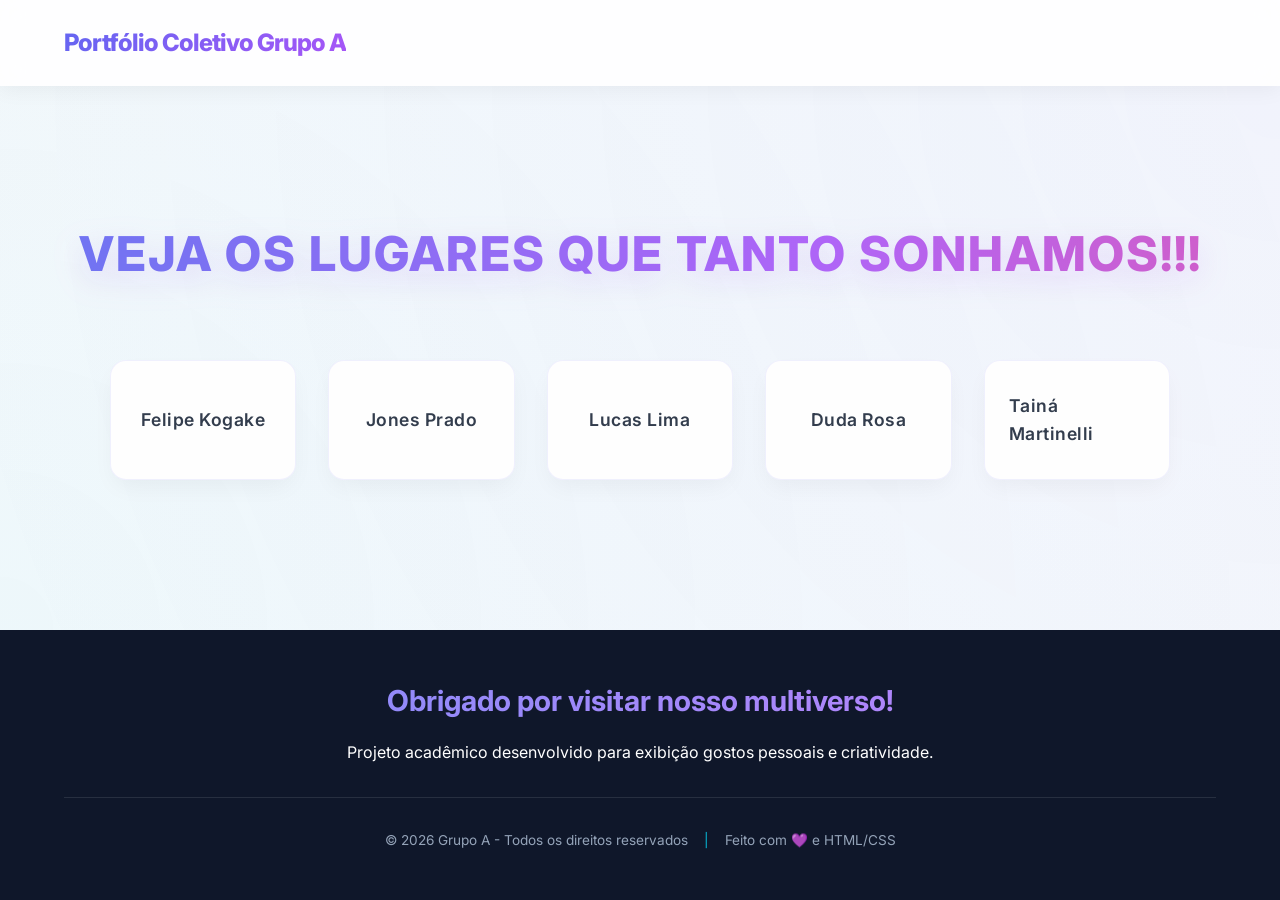
<file: index.html>
<!DOCTYPE html>
<html>
    <head>
        <title>Portfólio Coletivo - Grupo A</title>
        <link rel="stylesheet" href="css/style.css">
    </head>
    <body>
        <header>
            <h1>Portfólio Coletivo Grupo A</h1>
        </header>
        <main>
            <h1>Veja os lugares que tanto sonhamos!!!</h1>
            <nav>
                <ul id="menu">
                    <!-- Links serão adicionados -->
                    <li><a href="html/felipeKogake.html">Felipe Kogake</a></li>
                    <li><a href="html/joaoPrado.html">Jones Prado</a></li>
                    <li><a href="html/lucasLima.html">Lucas Lima</a></li>
                    <li><a href="html/mariaEduardaRosa.html">Duda Rosa</a></li>
                    <li><a href="html/tainaMartinelli.html">Tainá Martinelli</a></li>
                </ul>
            </nav>
        </main>
        <footer>
            <div class="footer-content">
                <p class="welcome-msg">Obrigado por visitar nosso multiverso!</p>
                <p>Projeto acadêmico desenvolvido para exibição gostos pessoais e criatividade.</p>
                <div class="footer-info">
                    <span>© 2026 Grupo A - Todos os direitos reservados</span>
                    <span class="separator">|</span>
                    <span>Feito com 💜 e HTML/CSS</span>
                </div>
            </div>
        </footer>
    </body>
</html>
</file>
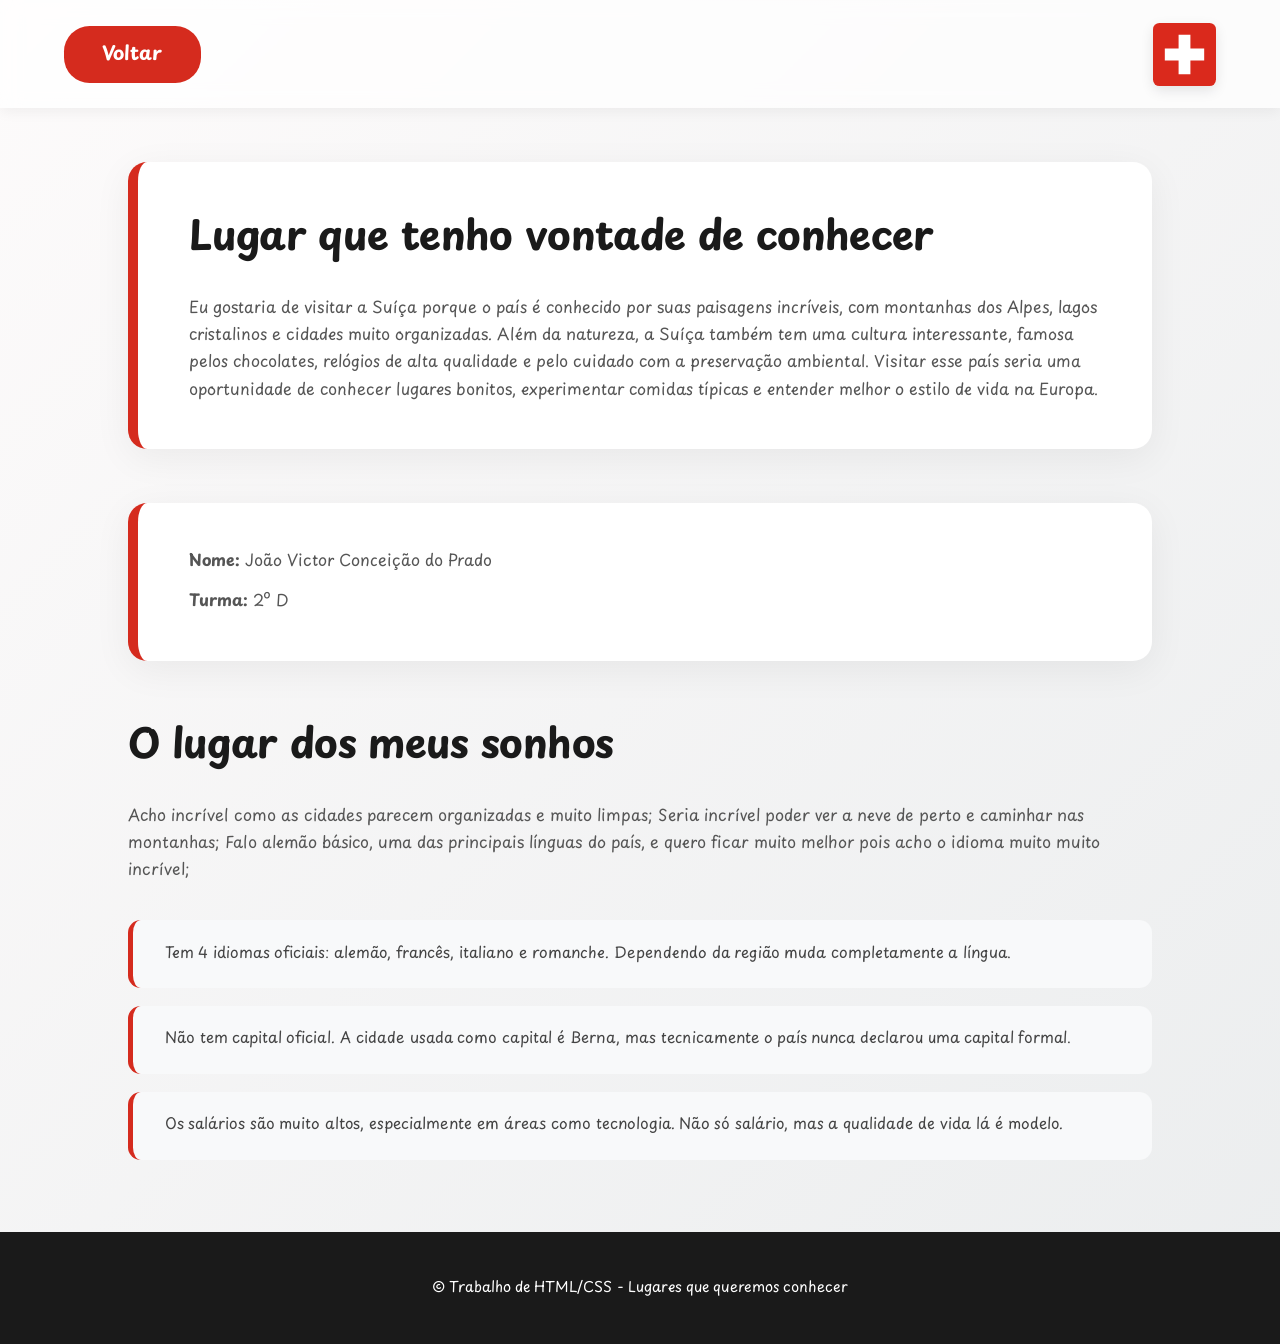
<file: html/joaoPrado.html>
<!DOCTYPE html>
<html lang="pt-BR">

<head>
    <meta charset="UTF-8">
    <meta name="viewport" content="width=device-width, initial-scale=1.0">
    <link rel="stylesheet" href="../css/joaoPrado.css">
    <title>Lugares que quero conhecer</title>
</head>

<body>
    <header>
        <nav>
            <a href="../index.html"><button class="voltar">Voltar</button></a>
            <img src="../assets/joaoPrado/img/bandeira-suica.svg" alt="Bandeira da Suíça" class="bandeiraSuica">        
        </nav>
    </header>

    <main>
        <div class="inicio">
            <h1>Lugar que tenho vontade de conhecer</h1>
            <p>
                Eu gostaria de visitar a Suíça porque o país é conhecido por suas paisagens incríveis, com montanhas dos Alpes,
                lagos cristalinos e cidades muito organizadas. Além da natureza, a Suíça também tem uma cultura interessante,
                famosa pelos chocolates, relógios de alta qualidade e pelo cuidado com a preservação ambiental. Visitar esse
                país seria uma oportunidade de conhecer lugares bonitos, experimentar comidas típicas e entender melhor o estilo
                de vida na Europa.
            </p>
        </div>

        <section class="biografia">
            <p><b>Nome:</b> João Victor Conceição do Prado</p>
            <p><b>Turma:</b> 2º D</p>
        </section>

        <div class="">
            <h2>O lugar dos meus sonhos</h2>
            <p>
                Acho incrível como as cidades parecem organizadas e muito limpas;
                Seria incrível poder ver a neve de perto e caminhar nas montanhas;
                Falo alemão básico, uma das principais línguas do país, e quero ficar muito melhor pois
                acho o idioma muito muito incrível;
            </p>

            <ul>
                <li>Tem 4 idiomas oficiais: alemão, francês, italiano e romanche. Dependendo da região muda completamente a língua.</li>
                <li>Não tem capital oficial. A cidade usada como capital é Berna, mas tecnicamente o país nunca declarou uma capital formal.</li>
                <li>Os salários são muito altos, especialmente em áreas como tecnologia. Não só salário, mas a qualidade de vida lá é modelo.</li>
            </ul>
        </div>
    </main>

    
    <footer>
        &copy; Trabalho de HTML/CSS - Lugares que queremos conhecer
    </footer>
</body>

</html>
</file>
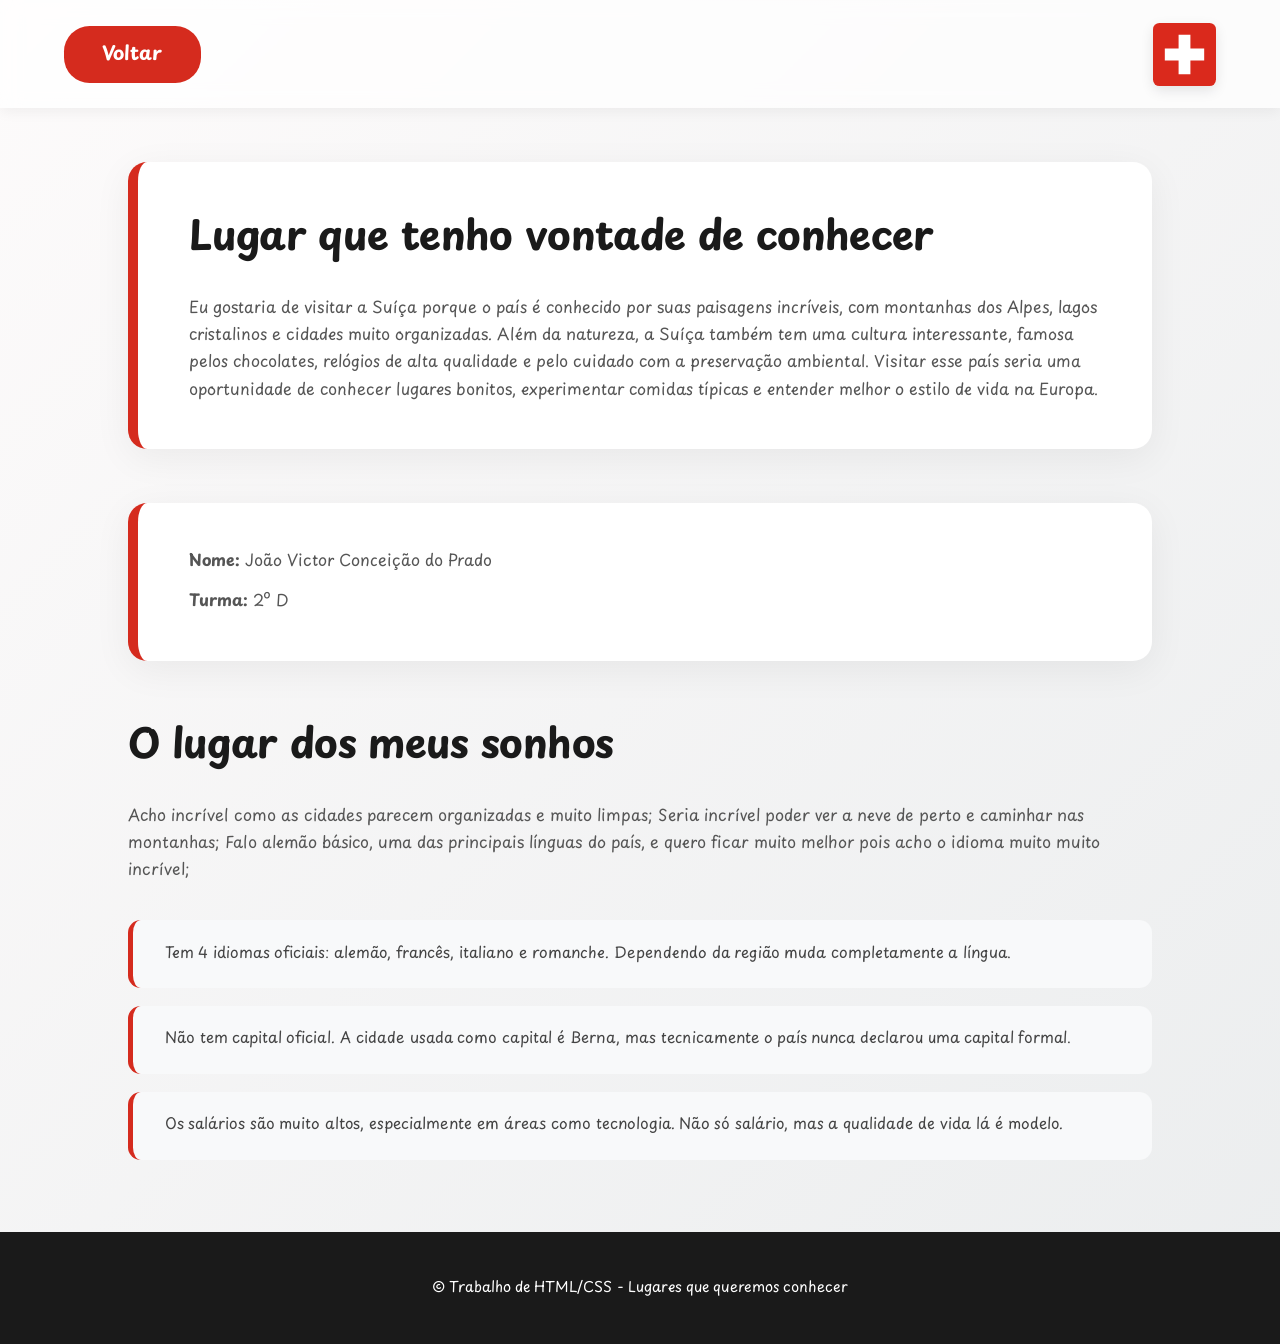
<file: html/jones.html>
<!DOCTYPE html>
<html lang="pt-BR">

<head>
    <meta charset="UTF-8">
    <meta name="viewport" content="width=device-width, initial-scale=1.0">
    <link rel="stylesheet" href="../css/jones.css">
    <title>Lugares que quero conhecer</title>
</head>

<body>
    <header>
        <nav>
            <button class="voltar">Voltar</button>
            <img src="../assets/jones/img/bandeira-suica.svg" alt="Bandeira da Suíça" class="bandeiraSuica">
        </nav>
    </header>

    <main>
        <div class="inicio">
            <h1>Lugar que tenho vontade de conhecer</h1>
            <p>
                Eu gostaria de visitar a Suíça porque o país é conhecido por suas paisagens incríveis, com montanhas dos Alpes,
                lagos cristalinos e cidades muito organizadas. Além da natureza, a Suíça também tem uma cultura interessante,
                famosa pelos chocolates, relógios de alta qualidade e pelo cuidado com a preservação ambiental. Visitar esse
                país seria uma oportunidade de conhecer lugares bonitos, experimentar comidas típicas e entender melhor o estilo
                de vida na Europa.
            </p>
        </div>

        <section class="biografia">
            <p><b>Nome:</b> João Victor Conceição do Prado</p>
            <p><b>Turma:</b> 2º D</p>
        </section>

        <div class="">
            <h2>O lugar dos meus sonhos</h2>
            <p>
                Acho incrível como as cidades parecem organizadas e muito limpas;
                Seria incrível poder ver a neve de perto e caminhar nas montanhas;
                Falo alemão básico, uma das principais línguas do país, e quero ficar muito melhor pois
                acho o idioma muito muito incrível;
            </p>

            <ul>
                <li>Tem 4 idiomas oficiais: alemão, francês, italiano e romanche. Dependendo da região muda completamente a língua.</li>
                <li>Não tem capital oficial. A cidade usada como capital é Berna, mas tecnicamente o país nunca declarou uma capital formal.</li>
                <li>Os salários são muito altos, especialmente em áreas como tecnologia. Não só salário, mas a qualidade de vida lá é modelo.</li>
            </ul>
        </div>
    </main>

    
    <footer>
        &copy; Trabalho de HTML/CSS - Lugares que queremos conhecer
    </footer>
</body>

</html>
</file>
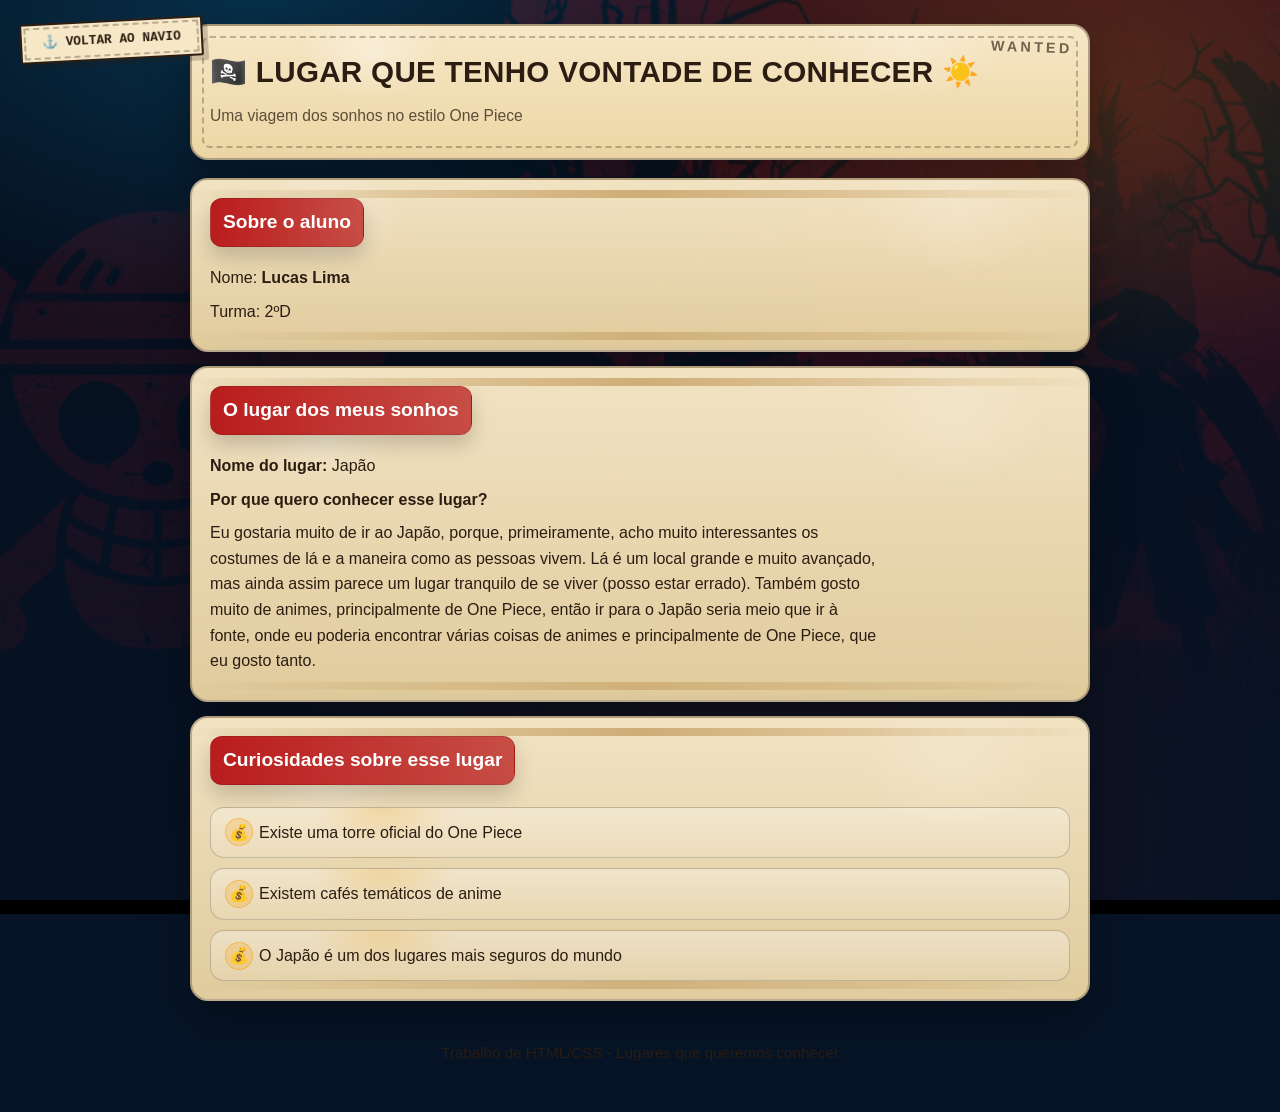
<file: html/lucasLima.html>
<!DOCTYPE html>
<html lang="pt-BR">
<head>
<meta charset="UTF-8">
<title>Lugar que quero conhecer - Lucas Lima</title>
<link rel="stylesheet" href="../css/lucasLima.css">
</head>
<body>

<!-- Fundo com imagem + overlay -->
<div class="bg-image" aria-hidden="true"></div>
<div class="bg-overlay" aria-hidden="true"></div>

<header>
    <a href="../index.html" class="btn-back-pirate">Voltar ao Navio</a>
    
    <h1>Lugar que tenho vontade de conhecer</h1>
    <p class="subtitle">Uma viagem dos sonhos no estilo One Piece</p>
</header>

<main>
<section id="aluno">
    <h2>Sobre o aluno</h2>
    <p>Nome: <strong>Lucas Lima</strong></p>
    <p>Turma: 2ºD</p>
</section>

<section id="lugar">
    <h2>O lugar dos meus sonhos</h2>
    <p><strong>Nome do lugar: </strong>Japão</p>
    <p><strong>Por que quero conhecer esse lugar?</strong></p>
    <p>
    Eu gostaria muito de ir ao Japão, porque, primeiramente, acho muito interessantes os costumes de lá e a maneira como as pessoas vivem. Lá é um local grande e muito avançado, mas ainda assim parece um lugar tranquilo de se viver (posso estar errado). Também gosto muito de animes, principalmente de One Piece, então ir para o Japão seria meio que ir à fonte, onde eu poderia encontrar várias coisas de animes e principalmente de One Piece, que eu gosto tanto.
    </p>
</section>

<section id="curiosidades">
    <h2>Curiosidades sobre esse lugar</h2>
    <ul>
    <li>Existe uma torre oficial do One Piece</li>
    <li>Existem cafés temáticos de anime</li>
    <li>O Japão é um dos lugares mais seguros do mundo</li>
    </ul>
</section>
</main>

<footer>
<p>Trabalho de HTML/CSS - Lugares que queremos conhecer</p>
</footer>

</body>
</html>
</file>
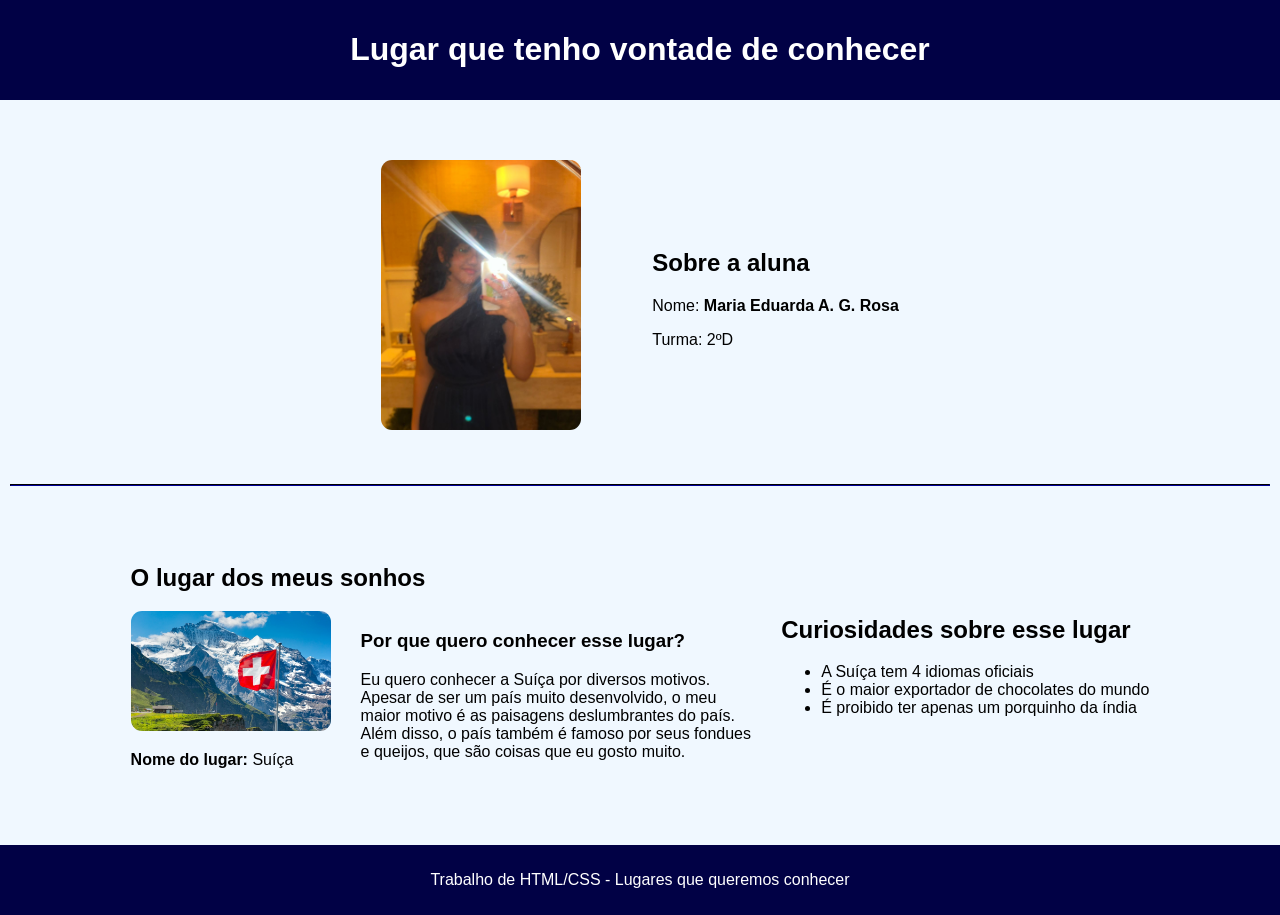
<file: html/mariaeduarda_rosa.html>
<!DOCTYPE html>
<html lang="pt-BR">

<head>
    <meta charset="UTF-8">
    <title>Lugar que quero conhecer</title>
    <link rel="stylesheet" href="/css/mariaeduarda_rosa.css">
</head>

<body>

    <header>
        <h1>Lugar que tenho vontade de conhecer</h1>
    </header>

    <main>
        <section class="aluno">
            <section>
                <img src="/assets/MariaEduardaRosa/dudarosa.jpeg" width="200px">
            </section>
            <section>
                <h2>Sobre a aluna</h2>
                <p>Nome: <strong>Maria Eduarda A. G. Rosa</strong></p>
                <p>Turma: 2ºD</p>
            </section>
        </section>

        <hr>

        <section class="container">

            <section class="lugar">
                <h2>O lugar dos meus sonhos</h2>
                <section class="lugar-content">
                    <section>
                        <img src="/assets/MariaEduardaRosa/suica.jpg" width="200px">
                        <p><strong>Nome do lugar:</strong> Suíça</p>
                    </section>
                    <section class="text">
                        <h3>Por que quero conhecer esse lugar?</h3>
                        <p>
                            Eu quero conhecer a Suíça por diversos motivos. Apesar de ser um país muito desenvolvido, o
                            meu
                            maior motivo é as paisagens deslumbrantes do país. Além disso, o país também é famoso por
                            seus
                            fondues e queijos, que são coisas que eu gosto muito.
                        </p>
                    </section>
                </section>
            </section>

            <section class="curiosidades">
                <h2>Curiosidades sobre esse lugar</h2>
                <ul>
                    <li>A Suíça tem 4 idiomas oficiais</li>
                    <li>É o maior exportador de chocolates do mundo</li>
                    <li>É proibido ter apenas um porquinho da índia</li>
                </ul>
            </section>
        </section>
    </main>

    <footer>
        <p>Trabalho de HTML/CSS - Lugares que queremos conhecer</p>
    </footer>

</body>

</html>
</file>
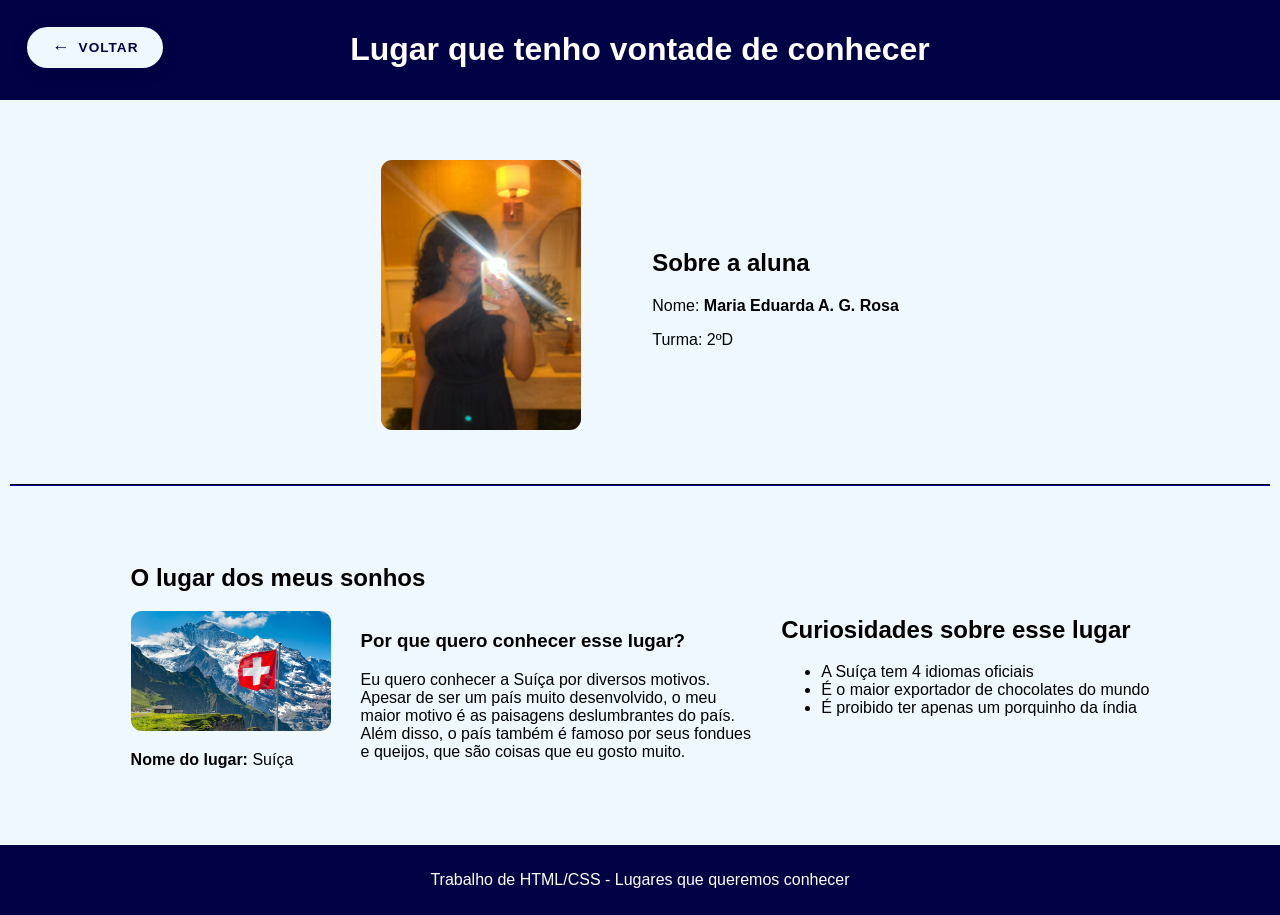
<file: html/MariaEduardaRosa.html>
<!DOCTYPE html>
<html lang="pt-BR">

<head>
    <meta charset="UTF-8">
    <title>Lugar que quero conhecer</title>
    <link rel="stylesheet" href="../css/mariaEduardaRosa.css">
</head>

<body>
    <header>
    <a href="../index.html" class="btn-back-duda">Voltar</a>
    <h1>Lugar que tenho vontade de conhecer</h1>
    </header>

    <main>
        <section class="aluno">
            <section>
                <img src="/assets/MariaEduardaRosa/dudarosa.jpeg" width="200px">
            </section>
            <section>
                <h2>Sobre a aluna</h2>
                <p>Nome: <strong>Maria Eduarda A. G. Rosa</strong></p>
                <p>Turma: 2ºD</p>
            </section>
        </section>

        <hr>

        <section class="container">

            <section class="lugar">
                <h2>O lugar dos meus sonhos</h2>
                <section class="lugar-content">
                    <section>
                        <img src="/assets/MariaEduardaRosa/suica.jpg" width="200px">
                        <p><strong>Nome do lugar:</strong> Suíça</p>
                    </section>
                    <section class="text">
                        <h3>Por que quero conhecer esse lugar?</h3>
                        <p>
                            Eu quero conhecer a Suíça por diversos motivos. Apesar de ser um país muito desenvolvido, o meu
                            maior motivo é as paisagens deslumbrantes do país. Além disso, o país também é famoso por
                            seus fondues e queijos, que são coisas que eu gosto muito.
                        </p>
                    </section>
                </section>
            </section>

            <section class="curiosidades">
                <h2>Curiosidades sobre esse lugar</h2>
                <ul>
                    <li>A Suíça tem 4 idiomas oficiais</li>
                    <li>É o maior exportador de chocolates do mundo</li>
                    <li>É proibido ter apenas um porquinho da índia</li>
                </ul>
            </section>
        </section>
    </main>

    <footer>
        <p>Trabalho de HTML/CSS - Lugares que queremos conhecer</p>
    </footer>

</body>

</html>
</file>
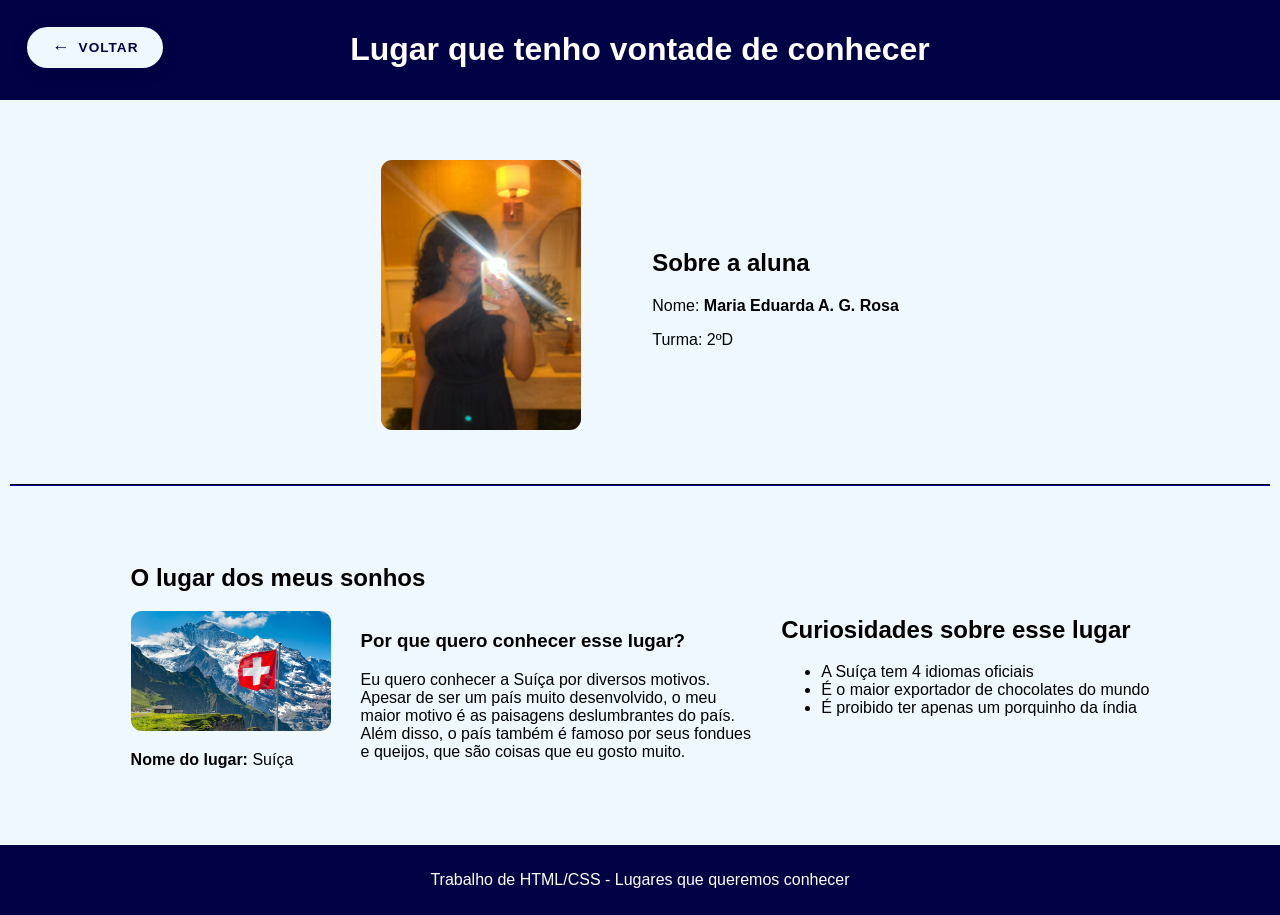
<file: html/mariaEduardaRosa.html>
<!DOCTYPE html>
<html lang="pt-BR">

<head>
    <meta charset="UTF-8">
    <title>Lugar que quero conhecer</title>
    <link rel="stylesheet" href="../css/mariaEduardaRosa.css">
</head>

<body>
    <header>
    <a href="../index.html" class="btn-back-duda">Voltar</a>
    <h1>Lugar que tenho vontade de conhecer</h1>
    </header>

    <main>
        <section class="aluno">
            <section>
                <img src="../assets/MariaEduardaRosa/dudarosa.jpeg" width="200px">
            </section>
            <section>
                <h2>Sobre a aluna</h2>
                <p>Nome: <strong>Maria Eduarda A. G. Rosa</strong></p>
                <p>Turma: 2ºD</p>
            </section>
        </section>

        <hr>

        <section class="container">

            <section class="lugar">
                <h2>O lugar dos meus sonhos</h2>
                <section class="lugar-content">
                    <section>
                        <img src="../assets/MariaEduardaRosa/suica.jpg" width="200px">
                        <p><strong>Nome do lugar:</strong> Suíça</p>
                    </section>
                    <section class="text">
                        <h3>Por que quero conhecer esse lugar?</h3>
                        <p>
                            Eu quero conhecer a Suíça por diversos motivos. Apesar de ser um país muito desenvolvido, o meu
                            maior motivo é as paisagens deslumbrantes do país. Além disso, o país também é famoso por
                            seus fondues e queijos, que são coisas que eu gosto muito.
                        </p>
                    </section>
                </section>
            </section>

            <section class="curiosidades">
                <h2>Curiosidades sobre esse lugar</h2>
                <ul>
                    <li>A Suíça tem 4 idiomas oficiais</li>
                    <li>É o maior exportador de chocolates do mundo</li>
                    <li>É proibido ter apenas um porquinho da índia</li>
                </ul>
            </section>
        </section>
    </main>

    <footer>
        <p>Trabalho de HTML/CSS - Lugares que queremos conhecer</p>
    </footer>

</body>

</html>
</file>
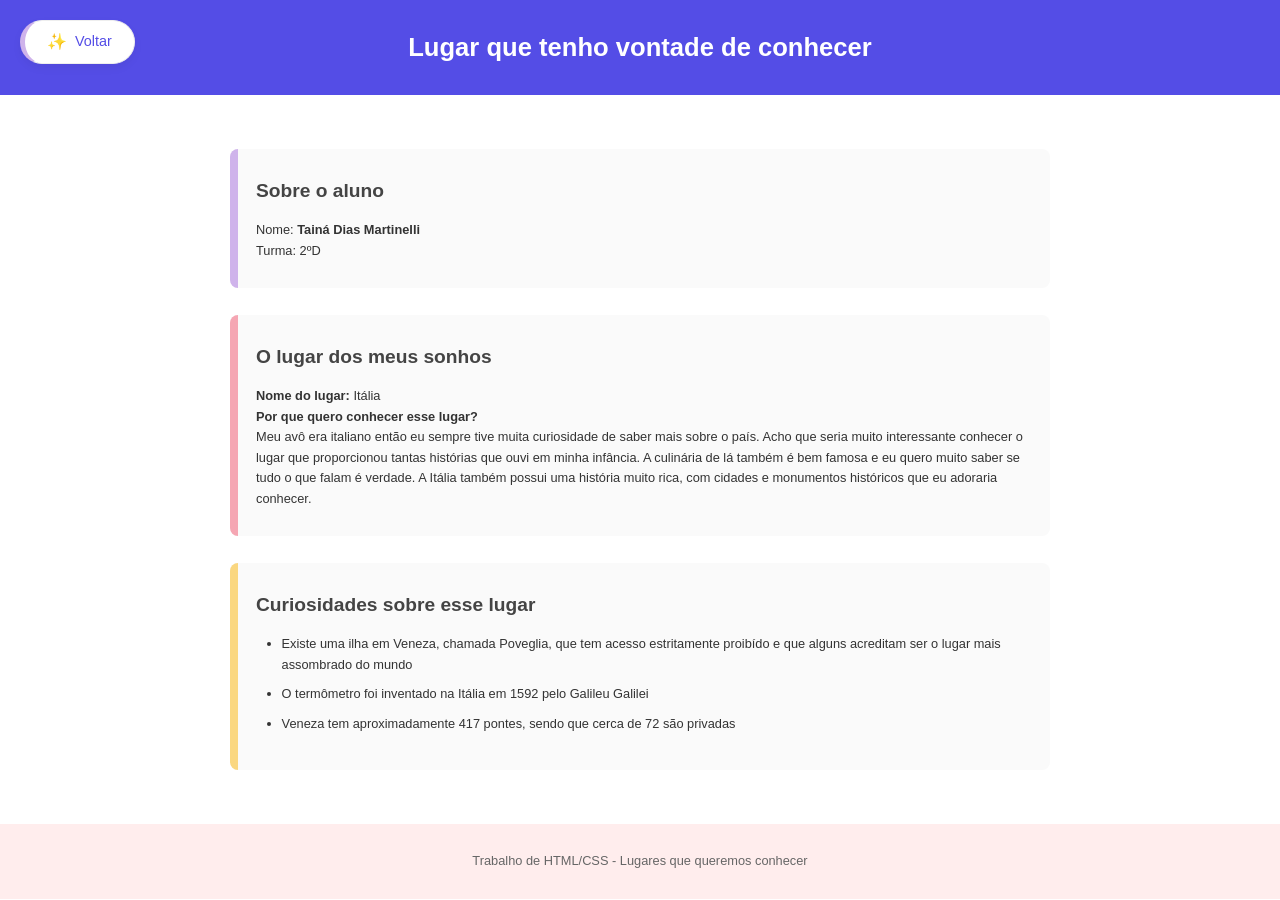
<file: html/TainaMartinelli.html>
<!DOCTYPE html>
<html lang="pt-BR">
    <head>
        <meta charset="UTF-8">
        <title>Lugar que quero conhecer - Tainá Martinelli</title>
        <link rel="stylesheet" href="../css/tainaMartinelli.css">
    </head>
    <body>

        <header>
            <a href="../index.html" class="btn-back-taina">Voltar</a>
            <h1>Lugar que tenho vontade de conhecer</h1>
        </header>
        <main>
            <section id="aluno">
                <h2>Sobre o aluno</h2>
                <p>Nome: <strong>Tainá Dias Martinelli</strong></p>
                <p>Turma: 2ºD</p>
            </section>

            <section id="lugar">
                <h2>O lugar dos meus sonhos</h2>
                <p><strong>Nome do lugar:</strong> Itália</p>
                <p><strong>Por que quero conhecer esse lugar?</strong></p>
                <p>
                    Meu avô era italiano então eu sempre tive muita curiosidade
                    de saber mais sobre o país. Acho que seria muito
                    interessante conhecer o lugar que proporcionou tantas
                    histórias que ouvi em minha infância. A culinária de lá
                    também é bem famosa e eu quero muito saber se tudo o que
                    falam é verdade. A Itália também possui uma história muito
                    rica, com cidades e monumentos históricos que eu adoraria
                    conhecer.
                </p>
            </section>

            <section id="curiosidades">
                <h2>Curiosidades sobre esse lugar</h2>
                <ul>
                    <li>Existe uma ilha em Veneza, chamada Poveglia, que tem acesso estritamente proibído e que alguns acreditam ser o lugar mais assombrado do mundo</li>
                    <li>O termômetro foi inventado na Itália em 1592 pelo Galileu Galilei</li>
                    <li>Veneza tem aproximadamente 417 pontes, sendo que cerca de 72 são privadas</li>
                </ul>
            </section>
        </main>

        <footer>
            <p>Trabalho de HTML/CSS - Lugares que queremos conhecer</p>
        </footer>

    </body>
</html>
</file>
<file: css/style.css>
/* Importando uma fonte moderna e profissional */
@import url('https://fonts.googleapis.com/css2?family=Inter:wght@300;400;600;800&display=swap');

:root {
    --primary-gradient: linear-gradient(135deg, #6366f1 0%, #a855f7 100%);
    --secondary-color: #06b6d4;
    --bg-dark: #0f172a;
    --bg-light: #f8fafc;
    --text-main: #1e293b;
    --glass: rgba(255, 255, 255, 0.8);
}

* {
    margin: 0;
    padding: 0;
    box-sizing: border-box;
}


body {
    font-family: 'Inter', sans-serif;
    background-color: var(--bg-light);
    color: var(--text-main);
    line-height: 1.6;
    min-height: 100vh;
    display: flex;
    flex-direction: column;
}

/* --- Header & Navegação --- */
header {
    background: var(--glass);
    backdrop-filter: blur(12px);
    -webkit-backdrop-filter: blur(12px);
    padding: 1.5rem 5%;
    position: sticky;
    top: 0;
    z-index: 1000;
    box-shadow: 0 4px 20px rgba(0, 0, 0, 0.05);
    display: flex;
    justify-content: space-between;
    align-items: center;
}

header h1 {
    font-size: 1.5rem;
    font-weight: 800;
    background: var(--primary-gradient);
    -webkit-background-clip: text;
    -webkit-text-fill-color: transparent;
    letter-spacing: -1px;
}

/* --- ESTILIZAÇÃO DO H1 DENTRO DA MAIN --- */
main h1 {
    font-family: 'Inter', sans-serif; /* Ou 'Cinzel' se quiser manter o clima épico */
    font-size: clamp(1.5rem, 4vw, 3rem); /* Responsivo: aumenta e diminui conforme a tela */
    font-weight: 800;
    text-align: center;
    margin-bottom: 3rem;
    text-transform: uppercase;
    letter-spacing: 2px;
    
    /* Efeito de Texto Gradiente */
    background: linear-gradient(
        to right, 
        #6366f1, 
        #a855f7, 
        #ec4899, 
        #6366f1
    );
    background-size: 200% auto;
    -webkit-background-clip: text;
    -webkit-text-fill-color: transparent;
    
    /* Animações */
    animation: 
        shine 4s linear infinite,
        float 3s ease-in-out infinite;
    
    /* Sombra sutil para dar profundidade */
    filter: drop-shadow(0px 10px 15px rgba(168, 85, 247, 0.2));
}

/* Animação do brilho passando pelo gradiente */
@keyframes shine {
    to { background-position: 200% center; }
}

/* Animação de flutuação (sobe e desce) */
@keyframes float {
    0%, 100% { transform: translateY(0); }
    50% { transform: translateY(-10px); }
}

/* Ajuste sutil para o Main comportar o H1 */
main {
    flex-direction: column; /* Garante que o H1 fique acima do NAV */
}

/* --- Estilização do Menu Principal --- */
#menu {
    list-style: none;
    display: grid;
    /* Cria uma grade responsiva: cards com no mínimo 180px */
    grid-template-columns: repeat(auto-fit, minmax(180px, 1fr));
    gap: 2rem;
    width: 100%;
    max-width: 1100px;
    padding: 20px;
}

#menu li {
    perspective: 1000px; /* Prepara para o efeito 3D no hover */
}

#menu li a {
    text-decoration: none;
    display: flex;
    flex-direction: column;
    align-items: center;
    justify-content: center;
    
    /* Tamanho e Aparência */
    min-height: 120px;
    padding: 1.5rem;
    background: white;
    color: var(--text-main);
    font-weight: 600;
    font-size: 1.1rem;
    letter-spacing: 0.5px;
    
    /* Borda e Sombra Corporativa */
    border: 1px solid rgba(99, 102, 241, 0.1);
    border-radius: 16px;
    box-shadow: 0 10px 25px -5px rgba(0, 0, 0, 0.05);
    
    /* Transições Suaves */
    transition: all 0.4s cubic-bezier(0.175, 0.885, 0.32, 1.275);
    position: relative;
    overflow: hidden;
}

/* --- ESTILO PORTAL TORII: KOGAKE (NOME CENTRALIZADO NA BASE) --- */

#menu li:nth-child(1) a:hover {
    /* Mantendo as cores e texturas */
    background: 
        linear-gradient(rgba(230, 0, 35, 0.2), rgba(15, 15, 15, 0.98)), 
        url('https://www.transparenttextures.com/patterns/black-scales.png'),
        #0a0a0a;
    
    color: rgb(120, 120, 7);
    font-family: 'Cinzel', serif;
    letter-spacing: 4px;

    /* --- AJUSTE DE POSICIONAMENTO --- */
    display: flex;
    flex-direction: column;   /* Organiza o conteúdo em coluna */
    justify-content: flex-end; /* Empurra tudo para a base */
    align-items: center;      /* Centraliza horizontalmente */
    text-align: center;
    padding-bottom: 20px;     /* Espaço entre o nome e a borda inferior */
    
    white-space: nowrap;      /* Força o nome em uma linha só */
    font-size: 1.1rem;

    /* FORMATO DE PORTAL TORII */
    border-radius: 100px 100px 4px 4px / 20px 20px 0px 0px; 
    border-top: 12px solid var(--japan-red);
    border-left: 8px solid var(--japan-red);
    border-right: 8px solid var(--japan-red);
    border-bottom: 2px solid var(--dark-red);

    /* Efeitos de Interação */
    transform: translateY(-15px) scale(1.05);
    box-shadow: 0 20px 40px rgba(230, 0, 35, 0.4);
    transition: all 0.5s cubic-bezier(0.175, 0.885, 0.32, 1.275);
}

/* Viga horizontal (Nuki) ajustada para ficar acima do nome */
#menu li:nth-child(1) a:hover::after {
    content: '';
    position: absolute;
    top: 35%; 
    left: -10%;
    width: 120%;
    height: 4px;
    background: var(--japan-red);
    box-shadow: 0 0 10px var(--japan-red);
    z-index: 1;
    border-radius: 2px;
}

/* Ícone central do Portal que aparece no meio do vão */
#menu li:nth-child(1) a::before {
    content: '⛩️';
    position: absolute;
    top: 45%;
    left: 50%;
    transform: translate(-50%, -50%);
    font-size: 2.5rem;
    opacity: 0;
    transition: 0.5s;
    color: rgba(230, 0, 35, 0.15);
}

#menu li:nth-child(1) a:hover::before {
    opacity: 1;
}

/* --- ESTILO CHALET SUÍÇO: JONNES PRADO (VERSÃO RED & WOOD) --- */

#menu li:nth-child(2) a:hover {
    /* Paleta de Cores: Madeira e Vermelho Intenso */
    --wood-dark: #3e2723;   /* Madeira mais escura para contraste */
    --wood-vibe: #5d4037; 
    --swiss-red: #d52b1e;   /* O vermelho forte da bandeira */
    --snow-white: #ffffff;

    /* Fundo com ripas de madeira e um toque avermelhado */
    background: linear-gradient(
        to bottom,
        rgba(93, 64, 55, 0.9) 0%,
        rgba(93, 64, 55, 0.9) 48%,
        var(--wood-dark) 50%,
        rgba(93, 64, 55, 0.9) 52%
    );
    background-size: 100% 25px;
    
    /* Configuração do Nome */
    display: flex;
    flex-direction: column;
    justify-content: flex-end; /* Empurra o nome para a base */
    align-items: center;
    padding-bottom: 15px;      /* Espaço do nome para a borda inferior */
    
    color: var(--snow-white) !important;
    font-family: 'Playpen', cursive;
    text-shadow: 2px 2px 0px var(--swiss-red); /* Sombra de texto vermelha */
    font-size: 1.1rem;
    white-space: nowrap;

    /* Estrutura da Casa com Traços Vermelhos */
    border: 4px solid var(--wood-dark);
    border-top: 15px solid var(--swiss-red);  /* Telhado agora é Vermelho Suíça */
    border-bottom: 8px solid var(--swiss-red); /* Base reforçada em vermelho */
    border-radius: 2px;
    
    transform: scale(1.05) translateY(-10px);
    box-shadow: 
        0 15px 30px rgba(213, 43, 30, 0.3), /* Glow vermelho na sombra */
        0 20px 0px -5px var(--wood-dark);
    
    transition: all 0.4s cubic-bezier(0.175, 0.885, 0.32, 1.275);
    overflow: hidden;
}

/* Marca da Cruz Suíça Vermelha no fundo */
#menu li:nth-child(2) a:hover::before {
    content: "✚";
    position: absolute;
    top: 35%;
    left: 50%;
    transform: translate(-50%, -50%);
    font-size: 4rem;
    color: rgba(213, 43, 30, 0.2); /* Cruz vermelha translúcida no centro */
    z-index: 0;
}

/* Detalhe de "Viga" lateral vermelha */
#menu li:nth-child(2) a:hover::after {
    content: '';
    position: absolute;
    left: 0;
    top: 0;
    width: 6px;
    height: 100%;
    background: var(--swiss-red);
    box-shadow: 2px 0 10px rgba(213, 43, 30, 0.5);
}

/* Removendo decorações antigas e garantindo o layout limpo */
#menu li:nth-child(2) a::after, 
#menu li:nth-child(2) a::before {
    transition: 0.3s;
}

/* --- ESTILO PERSONALIZADO: LUCAS LIMA (3º Card) --- */

#menu li:nth-child(3) a:hover {
    --paper-light: #f6e7c6;
    --paper-dark: #ecd6a4;
    --ink-brown: #2b1d12;
    --pirate-red: #b91c1c;

    background: linear-gradient(180deg, var(--paper-light), var(--paper-dark));
    color: var(--ink-brown) !important;
    
    font-weight: 800;
    text-transform: uppercase;
    border: 2px solid var(--ink-brown);
    border-radius: 4px;
    
    /* Ajuste para o texto não bater nos Berries */
    display: flex;
    flex-direction: column;
    justify-content: center;
    padding-bottom: 30px; 

    transform: scale(1.05) rotate(-2deg);
    box-shadow: 15px 15px 0px rgba(43, 29, 18, 0.2);
    
    outline: 2px dashed rgba(43, 29, 18, 0.3);
    outline-offset: -10px;
}

/* Adicionando o valor da recompensa na parte inferior */
#menu li:nth-child(3) a:hover::after {
    content: "฿ 3.000.000.000-"; /* Valor da recompensa */
    position: absolute;
    bottom: 35px;
    left: 50%;
    transform: translateX(-50%);
    font-size: 0.85rem;
    color: var(--ink-brown);
    letter-spacing: 1px;
    font-family: 'Courier New', Courier, monospace; /* Fonte estilo máquina de escrever */
    background: transparent;
    width: 100%;
    text-align: center;
}

/* Mantendo o ícone da bandeira pirata em outro lugar para não bater no valor */
#menu li:nth-child(3) li:hover::before {
    content: "🏴‍☠️";
    position: absolute;
    /* top: 10px; */
    /* right: 10px; */
    font-size: 1.2rem;
    transform: rotate(15deg);
}

/* Reajustando o WANTED no topo */
#menu li:nth-child(3) a:hover::before {
    content: "WANTED";
    position: absolute;
    top: 8px;
    font-size: 0.7rem;
    letter-spacing: 5px;
    color: rgba(43, 29, 18, 0.7);
}

/* --- ESTILO PERSONALIZADO: DUDA ROSA (4º Card) --- */

#menu li:nth-child(4) a:hover {
    /* Paleta Deep Navy & AliceBlue */
    --navy-blue: rgb(1, 1, 69);
    --alice-blue: #f0f8ff;
    
    background-color: var(--navy-blue);
    color: var(--alice-blue) !important;
    
    /* Tipografia Profissional */
    font-family: 'Franklin Gothic Medium', sans-serif;
    text-transform: uppercase;
    letter-spacing: 2px;
    font-size: 1rem;

    /* Design Minimalista de Alto Nível */
    border: none;
    border-radius: 12px;
    
    /* Efeito de Elevação Suave */
    transform: translateY(-8px) scale(1.02);
    box-shadow: 0 15px 30px rgba(1, 1, 69, 0.3);
    
    /* Linha de detalhe (inspirada no hr do projeto dela) */
    outline: 1px solid rgba(240, 248, 255, 0.3);
    outline-offset: -8px;
}

/* Ícone sutil de "Localização/Estrela" para o tema de viagem dela */
#menu li:nth-child(4) a:hover::before {
    content: "🌸";
    position: absolute;
    top: 10px;
    right: 15px;
    font-size: 1.2rem;
    filter: drop-shadow(0 0 5px rgba(255, 255, 255, 0.5));
}

/* Detalhe da barrinha inferior em branco puro */
#menu li:nth-child(4) a:hover::after {
    background: var(--alice-blue);
    width: 40%; /* Barrinha menor e centralizada para ser mais chic */
    height: 2px;
    bottom: 12px;
    border-radius: 2px;
}

/* Animação de entrada suave para o card dela */
#menu li:nth-child(4) a {
    transition: all 0.4s cubic-bezier(0.25, 0.46, 0.45, 0.94);
}

/* --- ESTILO PERSONALIZADO: TAINÁ MARTINELLI (5º Card) --- */

#menu li:nth-child(5) a:hover {
    /* Cores extraídas do HWB do projeto dela */
    --taina-purple: hwb(271 70% 8%);
    --taina-blue: hwb(243 30% 10%);
    --taina-red: hwb(350 65% 4%);
    --taina-gold: hwb(43 50% 2%);

    background: #fafafa;
    color: var(--taina-blue) !important;
    font-family: "Poppins", sans-serif;
    font-weight: 600;

    /* Design de Bordas Lateral */
    border-radius: 1rem;
    border: 1px solid #eee;
    border-left: 12px solid var(--taina-purple);
    
    transform: translateY(-8px);
    box-shadow: 0 10px 25px rgba(0, 0, 0, 0.05);
    
    /* Garantir que o conteúdo não fique escondido pelo after */
    overflow: hidden; 
}

/* Linha inferior ocupando 100% da largura */
#menu li:nth-child(5) a:hover::after {
    content: '';
    position: absolute;
    bottom: 0;
    left: 0;
    width: 100%; /* Ocupa todo o card */
    height: 8px; /* Um pouco mais grossa para destacar */
    background: linear-gradient(to right, 
        var(--taina-purple), 
        var(--taina-red), 
        var(--taina-gold)
    );
    border-radius: 0; /* Alinhado com as bordas do card */
    transform: translateX(0); /* Remove o efeito anterior */
}

#menu li:nth-child(5) a:hover::before {
    content: "✨";
    position: absolute;
    top: 10px;
    right: 15px;
    font-size: 1.2rem;
    animation: sparkle 2s infinite ease-in-out;
}


#menu li a:hover::after {
    width: 100%;
}

#menu li a::after {
    content: '';
    position: absolute;
    bottom: 0;
    left: 50%;
    width: 0;
    height: 4px;
    background: var(--secondary-color);
    transition: all 0.3s ease;
    transform: translateX(-50%);
}

/* --- Ajuste no Main para comportar o menu grande --- */
main {
    flex: 1;
    display: flex;
    flex-direction: column;
    justify-content: center;
    align-items: center;
    padding: 2rem;
    /* Adicionando um leve padrão de fundo corporativo */
    background-image: radial-gradient(#6366f1 0.5px, transparent 0.5px);
    background-size: 30px 30px;
    opacity: 0.9;
}

/* --- Main Content --- */
main {
    flex: 1;
    display: flex;
    justify-content: center;
    align-items: center;
    padding: 4rem 2rem;
    background: radial-gradient(circle at top right, rgba(99, 102, 241, 0.05), transparent),
                radial-gradient(circle at bottom left, rgba(6, 182, 212, 0.05), transparent);
}

main p {
    font-size: 1.2rem;
    font-weight: 300;
    color: #64748b;
    animation: pulse 2s infinite;
}

@keyframes pulse {
    0%, 100% { opacity: 1; }
    50% { opacity: 0.5; }
}

/* --- Footer Corporativo --- */
footer {
    background: var(--bg-dark);
    color: white;
    padding: 3rem 5%;
    margin-top: auto;
}

.footer-content {
    max-width: 1200px;
    margin: 0 auto;
    text-align: center;
}

.welcome-msg {
    font-size: 1.8rem;
    font-weight: 700;
    margin-bottom: 1rem;
    background: linear-gradient(to right, #818cf8, #c084fc);
    -webkit-background-clip: text;
    -webkit-text-fill-color: transparent;
}

.footer-info {
    margin-top: 2rem;
    padding-top: 2rem;
    border-top: 1px solid rgba(255, 255, 255, 0.1);
    font-size: 0.85rem;
    color: #94a3b8;
    display: flex;
    justify-content: center;
    align-items: center;
    gap: 1rem;
}

.separator {
    color: var(--secondary-color);
}

/* --- Responsividade --- */
@media (max-width: 768px) {
    header {
        flex-direction: column;
        gap: 1rem;
        padding: 1rem;
    }
    
    #menu {
        gap: 0.5rem;
        flex-wrap: wrap;
        justify-content: center;
    }

    #menu li a {
        font-size: 0.8rem;
        padding: 0.4rem 0.8rem;
    }
}
</file>
<file: css/joaoPrado.css>
/* Scroll */
::-webkit-scrollbar {
    width: 10px;
    height: 10px;
}

::-webkit-scrollbar-track {
    background: var(--white);
    border-radius: 10px;
}

::-webkit-scrollbar-thumb {
    border-radius: 10px;
    background: var(--vermelho-suica);
}

/* Fontes */
@font-face {
    font-family: 'Playpen';
    src: url('../assets/jones/font/PlaypenSansHebrew-VariableFont_wght.woff2') format('woff2');
    font-display: swap;
}

:root {
    --playpen: 'Playpen', cursive;
}

/* Cores */
:root {
    --branco: #FFFFFF;
    --branco-suave: #FDFBFB;
    --cinza-claro: #EBEDEE;
    --cinza: #333333;
    --vermelho-suica: #D52B1E;
    --preto: #1A1A1A;
    --cinza-texto: #E0E0E0;
    --cinza-paragrafo: #555555;
    --cinza-borda: #444444;
    --cinza-fundo: #F8F9FA;
}



* {
    margin: 0;
    padding: 0;
    box-sizing: border-box;
    transition: 0.3s ease;
    font-family: 'Playpen', cursive;
}

body {
    background: linear-gradient(135deg, var(--branco-suave) 0%, var(--cinza-claro) 100%);
    color: var(--cinza);
    min-height: 100vh;
    overflow-x: hidden;
}

header {
    width: 100vw;
    height: 12vh;
    background: rgba(255, 255, 255, 0.7);
    backdrop-filter: blur(10px);
    box-shadow: 0 0.5vh 1vw rgba(0, 0, 0, 0.05);
    position: sticky;
    top: 0;
    z-index: 100;
    display: flex;
    align-items: center;
    justify-content: center;
}

nav {
    width: 90vw;
    display: flex;
    justify-content: space-between;
    align-items: center;
}

.voltar {
    padding: 1.5vh 3vw;
    background-color: var(--vermelho-suica);
    color: var(--branco);
    border: none;
    border-radius: 2vw;
    font-weight: 700;
    font-size: clamp(1rem, 1.5vw, 1.2rem);
    cursor: pointer;
    transition: transform 0.3s ease, box-shadow 0.3s ease;
}

.voltar:hover {
    transform: translateY(-0.3vh);
    filter: saturate(4) contrast(1.5);
}

.bandeiraSuica {
    height: 7vh;
    width: auto;
    border-radius: 0.5vw;
    box-shadow: 0 0.5vh 1vw rgba(0, 0, 0, 0.1);
}

main {
    width: 80vw;
    margin: 6vh auto;
    display: flex;
    flex-direction: column;
    gap: 6vh;
}

.inicio, .biografia, .sonhos {
    background: var(--branco);
    padding: 5vh 4vw;
    border-radius: 1.5vw;
    box-shadow: 0 1vh 3vw rgba(0, 0, 0, 0.06);
    transition: transform 0.3s ease, box-shadow 0.3s ease;
    border-left: 0.8vw solid var(--vermelho-suica);
}

.inicio:hover, .biografia:hover, .sonhos:hover {
    transform: scale(1.02);
    box-shadow: 0 1.5vh 4vw rgba(0, 0, 0, 0.1);
    filter: saturate(4) contrast(1.5);
}

.biografia {
    background: var(--branco);
    color: var(--branco);
    border-left: 0.8vw solid var(--vermelho-suica);
    display: flex;
    flex-direction: column;
    gap: 1.5vh;
}

.biografia p {
    color: var(--cinza-paragrafo);
}

h1, h2 {
    color: var(--preto);
    margin-bottom: 3vh;
    font-size: clamp(1.8rem, 3.5vw, 2.5rem);
    letter-spacing: -0.05vw;
}

p {
    font-size: clamp(1rem, 1.2vw, 1.2rem);
    line-height: 1.7;
    color: var(--cinza-paragrafo);
}

ul {
    margin-top: 4vh;
    list-style-type: none;
    display: flex;
    flex-direction: column;
    gap: 2vh;
}

li {
    background: var(--cinza-fundo);
    padding: 2.5vh 2.5vw;
    border-radius: 1vw;
    font-size: clamp(0.95rem, 1.1vw, 1.1rem);
    border-left: 0.4vw solid var(--vermelho-suica);
    color: var(--cinza-borda);
    line-height: 1.5;
}

footer {
    width: 100vw;
    padding: 5vh 0;
    text-align: center;
    background: var(--preto);
    color: var(--branco);
    font-size: clamp(0.9rem, 1vw, 1rem);
    margin-top: 8vh;
}
</file>
<file: css/jones.css>
/* Scroll */
::-webkit-scrollbar {
    width: 10px;
    height: 10px;
}

::-webkit-scrollbar-track {
    background: var(--white);
    border-radius: 10px;
}

::-webkit-scrollbar-thumb {
    border-radius: 10px;
    background: var(--vermelho-suica);
}

/* Fontes */
@font-face {
    font-family: 'Playpen';
    src: url('../assets/jones/font/PlaypenSansHebrew-VariableFont_wght.woff2') format('woff2');
    font-display: swap;
}

:root {
    --playpen: 'Playpen', cursive;
}

/* Cores */
:root {
    --branco: #FFFFFF;
    --branco-suave: #FDFBFB;
    --cinza-claro: #EBEDEE;
    --cinza: #333333;
    --vermelho-suica: #D52B1E;
    --preto: #1A1A1A;
    --cinza-texto: #E0E0E0;
    --cinza-paragrafo: #555555;
    --cinza-borda: #444444;
    --cinza-fundo: #F8F9FA;
}



* {
    margin: 0;
    padding: 0;
    box-sizing: border-box;
    transition: 0.3s ease;
    font-family: 'Playpen', cursive;
}

body {
    background: linear-gradient(135deg, var(--branco-suave) 0%, var(--cinza-claro) 100%);
    color: var(--cinza);
    min-height: 100vh;
    overflow-x: hidden;
}

header {
    width: 100vw;
    height: 12vh;
    background: rgba(255, 255, 255, 0.7);
    backdrop-filter: blur(10px);
    box-shadow: 0 0.5vh 1vw rgba(0, 0, 0, 0.05);
    position: sticky;
    top: 0;
    z-index: 100;
    display: flex;
    align-items: center;
    justify-content: center;
}

nav {
    width: 90vw;
    display: flex;
    justify-content: space-between;
    align-items: center;
}

.voltar {
    padding: 1.5vh 3vw;
    background-color: var(--vermelho-suica);
    color: var(--branco);
    border: none;
    border-radius: 2vw;
    font-weight: 700;
    font-size: clamp(1rem, 1.5vw, 1.2rem);
    cursor: pointer;
    transition: transform 0.3s ease, box-shadow 0.3s ease;
}

.voltar:hover {
    transform: translateY(-0.3vh);
    filter: saturate(4) contrast(1.5);
}

.bandeiraSuica {
    height: 7vh;
    width: auto;
    border-radius: 0.5vw;
    box-shadow: 0 0.5vh 1vw rgba(0, 0, 0, 0.1);
}

main {
    width: 80vw;
    margin: 6vh auto;
    display: flex;
    flex-direction: column;
    gap: 6vh;
}

.inicio, .biografia, .sonhos {
    background: var(--branco);
    padding: 5vh 4vw;
    border-radius: 1.5vw;
    box-shadow: 0 1vh 3vw rgba(0, 0, 0, 0.06);
    transition: transform 0.3s ease, box-shadow 0.3s ease;
    border-left: 0.8vw solid var(--vermelho-suica);
}

.inicio:hover, .biografia:hover, .sonhos:hover {
    transform: scale(1.02);
    box-shadow: 0 1.5vh 4vw rgba(0, 0, 0, 0.1);
    filter: saturate(4) contrast(1.5);
}

.biografia {
    background: var(--branco);
    color: var(--branco);
    border-left: 0.8vw solid var(--vermelho-suica);
    display: flex;
    flex-direction: column;
    gap: 1.5vh;
}

.biografia p {
    color: var(--cinza-paragrafo);
}

h1, h2 {
    color: var(--preto);
    margin-bottom: 3vh;
    font-size: clamp(1.8rem, 3.5vw, 2.5rem);
    letter-spacing: -0.05vw;
}

p {
    font-size: clamp(1rem, 1.2vw, 1.2rem);
    line-height: 1.7;
    color: var(--cinza-paragrafo);
}

ul {
    margin-top: 4vh;
    list-style-type: none;
    display: flex;
    flex-direction: column;
    gap: 2vh;
}

li {
    background: var(--cinza-fundo);
    padding: 2.5vh 2.5vw;
    border-radius: 1vw;
    font-size: clamp(0.95rem, 1.1vw, 1.1rem);
    border-left: 0.4vw solid var(--vermelho-suica);
    color: var(--cinza-borda);
    line-height: 1.5;
}

footer {
    width: 100vw;
    padding: 5vh 0;
    text-align: center;
    background: var(--preto);
    color: var(--branco);
    font-size: clamp(0.9rem, 1vw, 1rem);
    margin-top: 8vh;
}
</file>
<file: css/lucasLima.css>
*{
margin: 0;
padding: 0;
box-sizing: border-box;
}

:root{
/* Mar / noite */
--bg: #071427;

/* Pergaminho */
--paper1: #f6e7c6;
--paper2: #ecd6a4;
--ink: #2b1d12;

/* One Piece vibes */
--sea: #0ea5e9;
--navy: #0b3a67;
--red: #b91c1c;   /* bandeira / pirata */
--gold: #f59e0b;  /* tesouro */
--rope: #c9a46a;  /* corda */
--line: rgba(43,29,18,.18);

--radius: 18px;
--shadow: 0 18px 45px rgba(0,0,0,.35);
}

/* ===== Fundo ===== */
body{
font-family: Arial, Helvetica, sans-serif;
color: #eef2ff;
line-height: 1.6;
padding: 24px;
min-height: 100vh;
position: relative;
overflow-x: hidden;
background: var(--bg);
}

/* Sua imagem de fundo */
.bg-image{
position: fixed;
inset: 0;
z-index: -2;
background-image: url("../assets/lucasLima/onePiece.png");
background-size: cover;
background-position: center;
background-repeat: no-repeat;
filter: saturate(1.05) contrast(1.05);
transform: scale(1.03);
}

/* Overlay mais “mar + noite + dourado” */
.bg-overlay{
position: fixed;
inset: 0;
z-index: -1;
background:
    radial-gradient(900px 500px at 20% 0%, rgba(14,165,233,.22), transparent 60%),
    radial-gradient(800px 500px at 85% 10%, rgba(245,158,11,.18), transparent 60%),
    radial-gradient(900px 650px at 60% 90%, rgba(185,28,28,.10), transparent 60%),
    linear-gradient(to bottom, rgba(7,20,39,.75), rgba(7,20,39,.92));
}

/* Layout */
main, header, footer{
max-width: 900px;
margin: 0 auto;
}

/* ===== HEADER estilo cartaz de recompensa ===== */
header{
margin: 0 auto 18px auto;
padding: 22px 18px;
border-radius: var(--radius);
position: relative;
overflow: hidden;
box-shadow: var(--shadow);

/* papel */
background:
    radial-gradient(120px 80px at 20% 20%, rgba(255,255,255,.35), transparent 60%),
    radial-gradient(160px 100px at 80% 10%, rgba(255,255,255,.22), transparent 60%),
    linear-gradient(180deg, var(--paper1), var(--paper2));

border: 2px solid rgba(43,29,18,.35);
color: var(--ink);
}

/* borda “queimada” */
header::before{
content: "";
position: absolute;
inset: 10px;
border-radius: calc(var(--radius) - 10px);
border: 2px dashed rgba(43,29,18,.28);
pointer-events: none;
}

/* faixa superior “Wanted” */
header::after{
content: "WANTED";
position: absolute;
top: 10px;
right: 16px;
font-weight: 800;
letter-spacing: .22em;
font-size: .9rem;
color: rgba(43,29,18,.65);
transform: rotate(2deg);
pointer-events: none;
}

header h1{
font-size: 1.85rem;
letter-spacing: .3px;
text-transform: uppercase;
}

header h1::before{ content: "🏴‍☠️ "; }
header h1::after{ content: " ☀️"; }

.subtitle{
margin-top: 8px;
color: rgba(43,29,18,.75);
font-size: 0.98rem;
}

/* ===== SECTIONS: pergaminho + corda ===== */
section{
position: relative;
overflow: hidden;
border-radius: var(--radius);
padding: 18px;
margin: 14px 0;
box-shadow: var(--shadow);

background:
    radial-gradient(120px 80px at 15% 20%, rgba(255,255,255,.30), transparent 60%),
    radial-gradient(160px 120px at 85% 15%, rgba(255,255,255,.18), transparent 60%),
    linear-gradient(180deg, rgba(246,231,198,.98), rgba(236,214,164,.95));

border: 2px solid rgba(43,29,18,.28);
color: var(--ink);
}

/* “corda” no topo e embaixo */
section::before{
content: "";
position: absolute;
left: -10px;
right: -10px;
top: 10px;
height: 8px;
background: linear-gradient(90deg,
    rgba(201,164,106,.0),
    rgba(201,164,106,.95),
    rgba(201,164,106,.0)
);
filter: blur(.2px);
opacity: .9;
}

section::after{
content: "";
position: absolute;
left: -10px;
right: -10px;
bottom: 10px;
height: 8px;
background: linear-gradient(90deg,
    rgba(201,164,106,.0),
    rgba(201,164,106,.85),
    rgba(201,164,106,.0)
);
opacity: .8;
}

/* Títulos com “bandeira” */
h2{
font-size: 1.2rem;
margin-bottom: 10px;
padding: 8px 12px;
border-radius: 12px;
display: inline-block;
color: #fff;

background: linear-gradient(90deg, var(--red), rgba(185,28,28,.75));
border: 1px solid rgba(0,0,0,.12);
box-shadow: 0 10px 20px rgba(0,0,0,.18);
}

p{
margin: 8px 0;
color: var(--ink);
}

strong{
color: var(--ink);
}

/* texto mais confortável */
#lugar p:last-child{
max-width: 75ch;
}

/* ===== LISTA - curiosidades estilo “mapa/tesouro” ===== */
#curiosidades ul{
margin-top: 12px;
padding-left: 0;
list-style: none;
display: grid;
gap: 10px;
}

#curiosidades li{
position: relative;
padding: 12px 14px 12px 48px;
border-radius: 14px;

background:
    radial-gradient(120px 60px at 20% 0%, rgba(245,158,11,.22), transparent 60%),
    linear-gradient(180deg, rgba(255,255,255,.35), rgba(255,255,255,.12));

border: 1px solid rgba(43,29,18,.22);
}

#curiosidades li::before{
content: "💰";
position: absolute;
left: 14px;
top: 50%;
transform: translateY(-50%);
width: 26px;
height: 26px;
display: grid;
place-items: center;
border-radius: 999px;

background: rgba(245,158,11,.22);
border: 1px solid rgba(245,158,11,.45);
}

/* ===== FOOTER ===== */
footer{
margin: 18px auto 0 auto;
text-align: center;
padding: 14px 10px;
color: rgba(226,232,240,.92);
font-size: 0.95rem;
opacity: 0.95;
text-shadow: 0 8px 16px rgba(0,0,0,.35);
}

/* ===== RESPONSIVO ===== */
@media (max-width: 520px){
body{ padding: 14px; }
header h1{ font-size: 1.35rem; }
section{ padding: 14px; }
}

/* --- BOTÃO VOLTAR: ESTILO PIRATA (LUCAS LIMA) --- */
.btn-back-pirate {
    display: inline-block;
    position: fixed; /* Mudado para fixed para garantir que fique no canto da tela */
    top: 20px;
    left: 20px; /* Alinhado à esquerda com margem de 20px */
    padding: 8px 20px;
    z-index: 9999; /* Garante que fique acima de todos os elementos */
    
    /* Cores de Pergaminho */
    background: #f6e7c6;
    color: #2b1d12 !important;
    
    /* Tipografia */
    font-family: 'Courier New', Courier, monospace;
    font-weight: 800;
    text-decoration: none;
    text-transform: uppercase;
    font-size: 0.8rem;
    
    /* Estética de Papel Rasgado */
    border: 2px solid #2b1d12;
    border-radius: 2px;
    box-shadow: 5px 5px 0px rgba(43, 29, 18, 0.2);
    
    /* Efeito de borda "queimada" interna */
    outline: 2px dashed rgba(43, 29, 18, 0.3);
    outline-offset: -6px;
    
    transform: rotate(-3deg);
    transition: all 0.3s ease;
}

.btn-back-pirate:hover {
    transform: rotate(0deg) scale(1.1);
    background: #ecd6a4;
    box-shadow: 8px 8px 0px #b91c1c; 
    color: #b91c1c !important;
}

/* Símbolo de bússola/âncora antes do texto */
.btn-back-pirate::before {
    content: "⚓ ";
}

/* Ajuste de responsividade para o botão não sumir em telas pequenas */
@media (max-width: 600px) {
    .btn-back-pirate {
        position: relative;
        top: 0;
        left: 0;
        margin: 0 0 15px 0;
        display: inline-block;
        width: fit-content;
    }
}
</file>
<file: css/mariaeduarda_rosa.css>
body {
    margin: 0;
    padding: 0;
    font-family: 'Franklin Gothic Medium', 'Arial Narrow', Arial, sans-serif;
    background-color: aliceblue;
}

header, footer {
    background-color: rgb(1, 1, 69);
    text-align: center;
    color: white;
    padding: 10px;
}

main {
    padding: 10px;
}

hr {
    border-width: 1px;
    border-color: rgb(1, 1, 69);
}

img {
    border-radius: 11px;
}

.aluno {
    display: flex;
    justify-content: space-evenly;
    align-items: center;
    margin: 50px 300px;
}

.container {
    display: flex;
    justify-content: space-evenly;
    align-items: center;
    padding: 50px 100px;
}

.text {
    max-width: 400px;
}


.lugar-content {
    display: flex;
    gap: 30px;
}
</file>
<file: css/mariaEduardaRosa.css>
body {
    margin: 0;
    padding: 0;
    font-family: 'Franklin Gothic Medium', 'Arial Narrow', Arial, sans-serif;
    background-color: aliceblue;
}

header, footer {
    background-color: rgb(1, 1, 69);
    text-align: center;
    color: white;
    padding: 10px;
}

main {
    padding: 10px;
}

hr {
    border-width: 1px;
    border-color: rgb(1, 1, 69);
}

img {
    border-radius: 11px;
}

.aluno {
    display: flex;
    justify-content: space-evenly;
    align-items: center;
    margin: 50px 300px;
}

.container {
    display: flex;
    justify-content: space-evenly;
    align-items: center;
    padding: 50px 100px;
}

.text {
    max-width: 400px;
}

.lugar-content {
    display: flex;
    gap: 30px;
}

/* --- BOTÃO VOLTAR: ESTILO CORPORATIVO (DUDA ROSA) --- */
.btn-back-duda {
    display: inline-flex;
    align-items: center;
    position: absolute; /* Fixado no canto da tela */
    top: 25px;
    left: 25px;
    padding: 10px 25px;
    z-index: 9999;
    
    /* Cores e Tipografia */
    background-color: aliceblue;
    color: rgb(1, 1, 69) !important;
    font-family: 'Franklin Gothic Medium', sans-serif;
    text-decoration: none;
    text-transform: uppercase;
    font-size: 0.85rem;
    letter-spacing: 1px;
    font-weight: bold;
    
    /* Formato Moderno */
    border: 2px solid rgb(1, 1, 69);
    border-radius: 50px; /* Formato de pílula */
    
    transition: all 0.3s cubic-bezier(0.4, 0, 0.2, 1);
    box-shadow: 0 4px 15px rgba(0, 0, 0, 0.1);
}

/* Ícone de seta minimalista */
.btn-back-duda::before {
    content: "←";
    margin-right: 8px;
    font-size: 1.1rem;
}

/* Hover: Inversão de Cores Sofisticada */
.btn-back-duda:hover {
    background-color: rgb(1, 1, 69);
    color: white !important;
    transform: translateY(-3px);
    box-shadow: 0 8px 20px rgba(1, 1, 69, 0.3);
}

/* Ajuste para telas pequenas (Responsividade) */
@media (max-width: 768px) {
    .btn-back-duda {
        position: relative;
        top: 0;
        left: 0;
        margin: 10px auto 20px auto;
        display: flex;
        width: fit-content;
    }
}
</file>
<file: css/tainaMartinelli.css>
*{
    margin:0;
    padding:0;
    box-sizing:border-box;
    font-family:"Poppins", Arial, sans-serif;
}

body{
    background:#ffffff;
    color:#333;
    line-height:1.6;
    min-height:100vh;
}

header{
    background:hwb(243 30% 10%);
    color:white;
    text-align:center;
    padding:3vh 4vw;
}

header h1{
    font-size:2vw;
}

main{
    max-width:70vw;
    margin:6vh auto;
    padding:0 3vw;
}

section{
    background:#fafafa;
    padding:3vh 2vw;
    margin-bottom:3vh;
    border-radius:0.5rem;
    position:relative;
}

section::before{
    content:"";
    position:absolute;
    left:0;
    top:0;
    height:100%;
    width:0.6vw;
    border-radius:0.5rem 0 0 0.5rem;
}

#aluno::before{
    background:hwb(271 70% 8%);
}

#lugar::before{
    background:hwb(350 65% 4%);
}

#curiosidades::before{
    background:hwb(43 50% 2%);
}

h2{
    margin-bottom:1.5vh;
    color:#444;
    font-size:1.5vw;
}

p{
    font-size:1vw;
}

ul{
    padding-left:2vw;
}

li{
    margin-bottom:1vh;
    font-size:1vw;
}

footer{
    text-align:center;
    padding:3vh 2vw;
    margin-top:6vh;
    background:#ff7b7b23;
    color:#666;
    font-size:0.9vw;
}

/* Responsividade */
@media (max-width:600px){

    header h1{
        font-size:6vw;
    }

    main{
        max-width:90vw;
    }

    h2{
        font-size:4.5vw;
    }

    p, li{
        font-size:3.5vw;
    }

    footer{
        font-size:3vw;
    }

}


/* --- BOTÃO VOLTAR: ESTILO SOFT MINIMALIST (TAINÁ MARTINELLI) --- */
.btn-back-taina {
    display: inline-flex;
    align-items: center;
    position: absolute; /* Fixado no canto da tela */
    top: 20px;
    left: 20px;
    padding: 8px 22px;
    z-index: 9999;
    
    /* Cores e Tipografia */
    background: #ffffff;
    color: hwb(243 30% 10%) !important; /* Azul do Header dela */
    font-family: "Poppins", sans-serif;
    text-decoration: none;
    font-size: 0.9rem;
    font-weight: 500;
    
    /* Design Arredondado e Bordas Coloridas */
    border: 1px solid #eee;
    border-left: 5px solid hwb(271 70% 8%); /* Lavanda suave */
    border-radius: 30px;
    
    transition: all 0.4s ease;
    box-shadow: 0 4px 10px rgba(0, 0, 0, 0.05);
}

/* Ícone de Estrela/Brilho sutil */
.btn-back-taina::before {
    content: "✨";
    margin-right: 8px;
    font-size: 1rem;
    transition: transform 0.3s ease;
}

/* Hover: Efeito de Preenchimento Suave */
.btn-back-taina:hover {
    background: #fafafa;
    transform: translateX(5px); /* Move levemente para indicar a direção */
    box-shadow: 0 6px 15px rgba(0, 0, 0, 0.08);
    border-left-color: hwb(350 65% 4%); /* Muda para o rosa pastel no hover */
}

.btn-back-taina:hover::before {
    transform: rotate(20deg) scale(1.2);
}

/* Ajuste de responsividade */
@media (max-width: 768px) {
    .btn-back-taina {
        position: relative;
        top: 0;
        left: 0;
        margin-bottom: 20px;
        display: inline-flex;
    }
}
</file>
